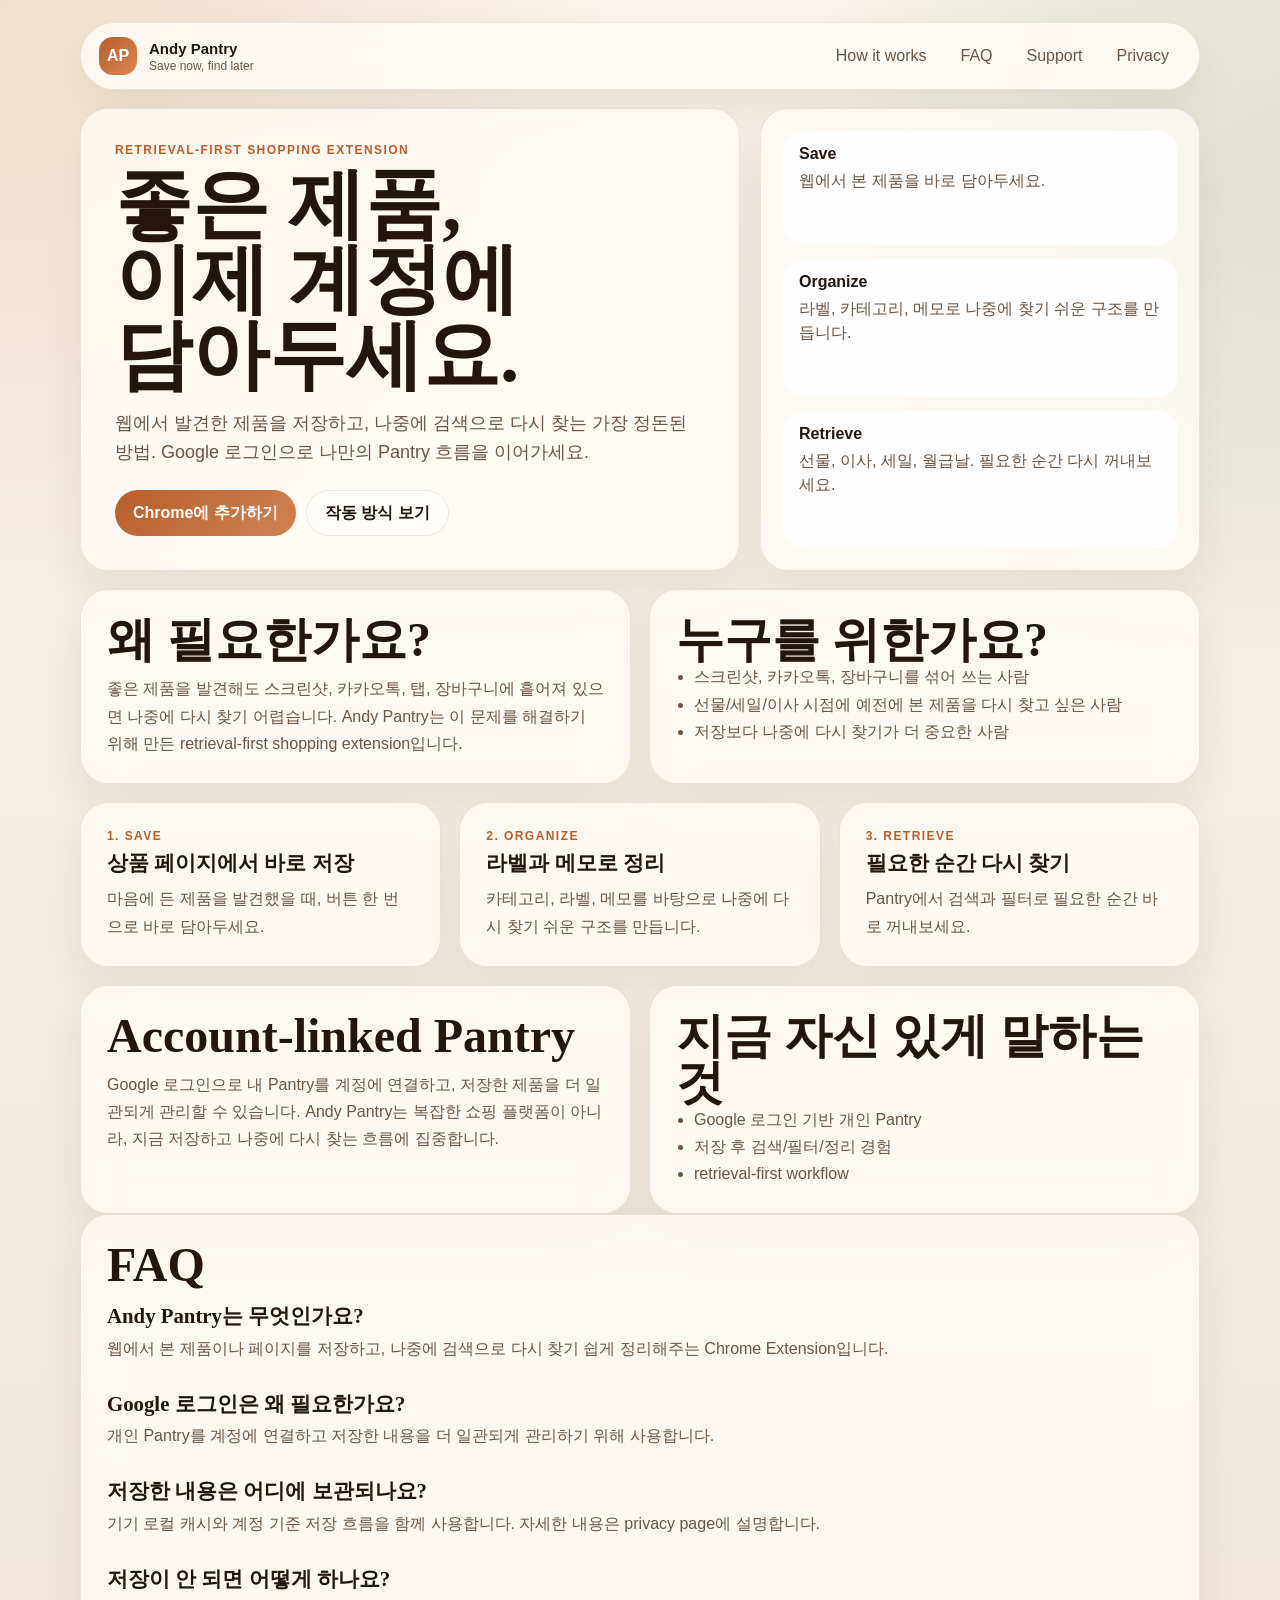
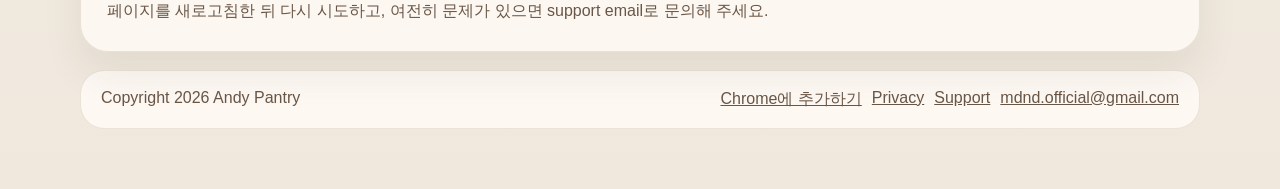
<file: index.html>
<!doctype html>
<html lang="ko">
  <head>
    <meta charset="UTF-8" />
    <meta name="viewport" content="width=device-width, initial-scale=1.0" />
    <title>Andy Pantry | Save now, find later</title>
    <link rel="stylesheet" href="./styles.css" />
    <script defer src="./config.js"></script>
    <script defer src="./app.js"></script>
  </head>
  <body>
    <div class="page-shell">
      <div id="publish-warning" class="publish-warning" hidden>
        Replace the placeholder values in <code>site/config.js</code> before publishing this page.
      </div>

      <header class="topbar">
        <a class="brand" href="./index.html">
          <span class="brand-mark">AP</span>
          <span class="brand-copy">
            <strong id="site-name">Andy Pantry</strong>
            <span>Save now, find later</span>
          </span>
        </a>
        <nav class="topnav">
          <a href="#how">How it works</a>
          <a href="#faq">FAQ</a>
          <a data-link="support" href="./support.html">Support</a>
          <a data-link="privacy" href="./privacy.html">Privacy</a>
        </nav>
      </header>

      <section class="hero">
        <section class="card hero-main">
          <p class="eyebrow">Retrieval-first Shopping Extension</p>
          <h1>좋은 제품, 이제 계정에 담아두세요.</h1>
          <p class="lede">
            웹에서 발견한 제품을 저장하고, 나중에 검색으로 다시 찾는 가장 정돈된 방법.
            Google 로그인으로 나만의 Pantry 흐름을 이어가세요.
          </p>
          <div class="hero-actions">
            <a class="button primary" data-store-link href="#">Chrome에 추가하기</a>
            <a class="button secondary" href="#how">작동 방식 보기</a>
          </div>
        </section>

        <aside class="card hero-side">
          <div class="mini-note">
            <strong>Save</strong>
            <p>웹에서 본 제품을 바로 담아두세요.</p>
          </div>
          <div class="mini-note">
            <strong>Organize</strong>
            <p>라벨, 카테고리, 메모로 나중에 찾기 쉬운 구조를 만듭니다.</p>
          </div>
          <div class="mini-note">
            <strong>Retrieve</strong>
            <p>선물, 이사, 세일, 월급날. 필요한 순간 다시 꺼내보세요.</p>
          </div>
        </aside>
      </section>

      <section class="grid-two">
        <article class="card section-card">
          <h2>왜 필요한가요?</h2>
          <p class="section-copy">
            좋은 제품을 발견해도 스크린샷, 카카오톡, 탭, 장바구니에 흩어져 있으면 나중에 다시 찾기 어렵습니다.
            Andy Pantry는 이 문제를 해결하기 위해 만든 retrieval-first shopping extension입니다.
          </p>
        </article>
        <article class="card section-card">
          <h2>누구를 위한가요?</h2>
          <ul class="list-clean">
            <li>스크린샷, 카카오톡, 장바구니를 섞어 쓰는 사람</li>
            <li>선물/세일/이사 시점에 예전에 본 제품을 다시 찾고 싶은 사람</li>
            <li>저장보다 나중에 다시 찾기가 더 중요한 사람</li>
          </ul>
        </article>
      </section>

      <section id="how" class="grid-three">
        <article class="card section-card">
          <p class="eyebrow">1. Save</p>
          <h3>상품 페이지에서 바로 저장</h3>
          <p class="section-copy">마음에 든 제품을 발견했을 때, 버튼 한 번으로 바로 담아두세요.</p>
        </article>
        <article class="card section-card">
          <p class="eyebrow">2. Organize</p>
          <h3>라벨과 메모로 정리</h3>
          <p class="section-copy">카테고리, 라벨, 메모를 바탕으로 나중에 다시 찾기 쉬운 구조를 만듭니다.</p>
        </article>
        <article class="card section-card">
          <p class="eyebrow">3. Retrieve</p>
          <h3>필요한 순간 다시 찾기</h3>
          <p class="section-copy">Pantry에서 검색과 필터로 필요한 순간 바로 꺼내보세요.</p>
        </article>
      </section>

      <section class="grid-two">
        <article class="card section-card">
          <h2>Account-linked Pantry</h2>
          <p class="section-copy">
            Google 로그인으로 내 Pantry를 계정에 연결하고, 저장한 제품을 더 일관되게 관리할 수 있습니다.
            Andy Pantry는 복잡한 쇼핑 플랫폼이 아니라, 지금 저장하고 나중에 다시 찾는 흐름에 집중합니다.
          </p>
        </article>
        <article class="card section-card">
          <h2>지금 자신 있게 말하는 것</h2>
          <ul class="list-clean">
            <li>Google 로그인 기반 개인 Pantry</li>
            <li>저장 후 검색/필터/정리 경험</li>
            <li>retrieval-first workflow</li>
          </ul>
        </article>
      </section>

      <section id="faq" class="card section-card">
        <h2>FAQ</h2>
        <div class="stack">
          <div class="faq-item">
            <h3>Andy Pantry는 무엇인가요?</h3>
            <p>웹에서 본 제품이나 페이지를 저장하고, 나중에 검색으로 다시 찾기 쉽게 정리해주는 Chrome Extension입니다.</p>
          </div>
          <div class="faq-item">
            <h3>Google 로그인은 왜 필요한가요?</h3>
            <p>개인 Pantry를 계정에 연결하고 저장한 내용을 더 일관되게 관리하기 위해 사용합니다.</p>
          </div>
          <div class="faq-item">
            <h3>저장한 내용은 어디에 보관되나요?</h3>
            <p>기기 로컬 캐시와 계정 기준 저장 흐름을 함께 사용합니다. 자세한 내용은 privacy page에 설명합니다.</p>
          </div>
          <div class="faq-item">
            <h3>저장이 안 되면 어떻게 하나요?</h3>
            <p>페이지를 새로고침한 뒤 다시 시도하고, 여전히 문제가 있으면 support email로 문의해 주세요.</p>
          </div>
        </div>
      </section>

      <footer class="site-footer">
        <p>Copyright <span id="current-year"></span> Andy Pantry</p>
        <nav>
          <a data-store-link href="#">Chrome에 추가하기</a>
          <a data-link="privacy" href="./privacy.html">Privacy</a>
          <a data-link="support" href="./support.html">Support</a>
          <a id="support-email-link" href="#"><span id="support-email-text">[support-email-placeholder]</span></a>
        </nav>
      </footer>
    </div>
  </body>
</html>
</file>
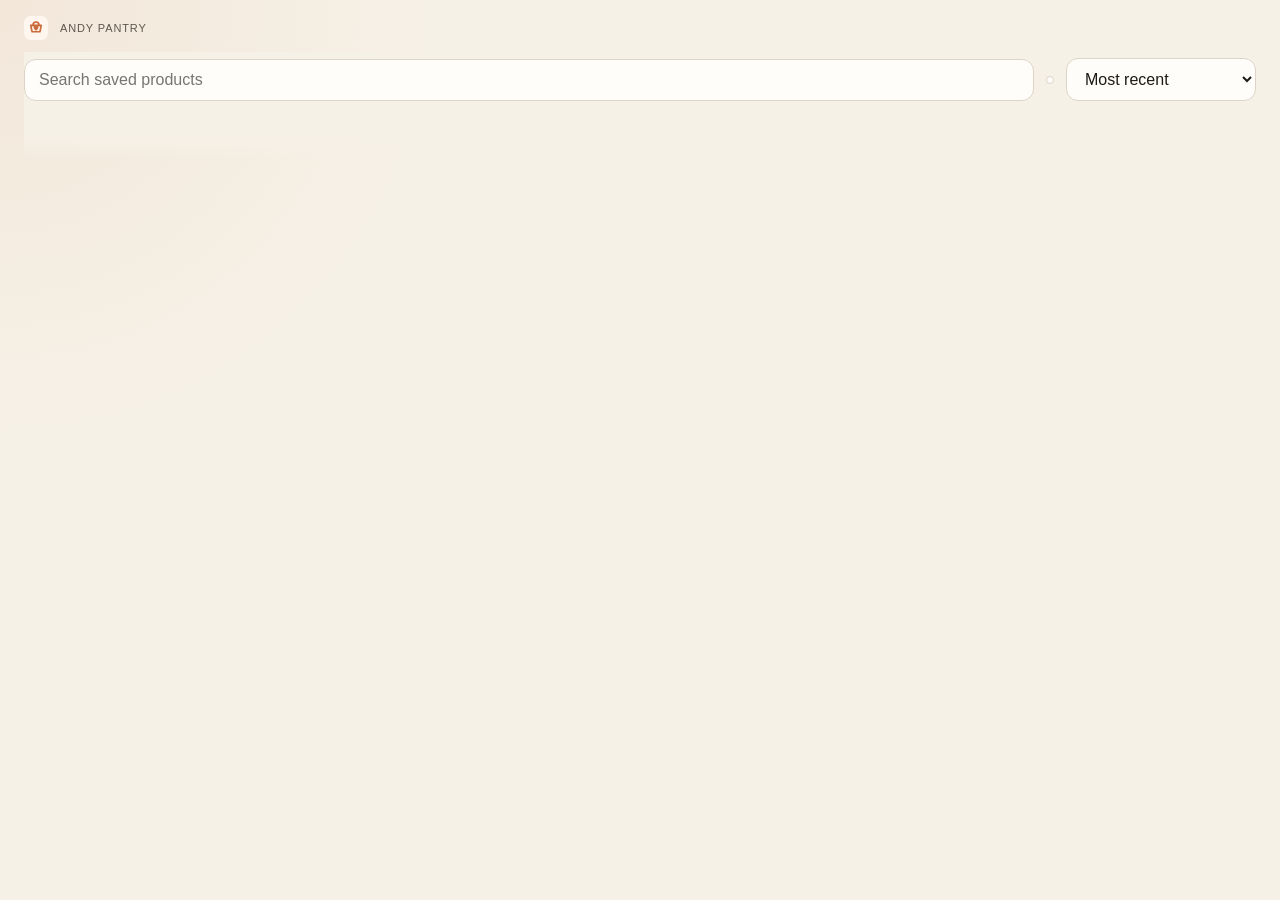
<file: dashboard.html>
<!DOCTYPE html>
<html lang="en">
  <head>
    <meta charset="UTF-8" />
    <meta name="viewport" content="width=device-width, initial-scale=1.0" />
    <title>Andy Pantry Dashboard</title>
    <link rel="icon" type="image/svg+xml" href="./assets/favicon.svg" />
    <link rel="stylesheet" href="./assets/dashboard.css" />
  </head>
  <body>
    <main class="dashboard-shell">
      <header class="hero">
        <div class="brand-lockup">
          <img class="brand-mark" src="./assets/favicon.svg" alt="" />
          <p class="eyebrow">Andy Pantry</p>
        </div>
      </header>

      <section class="toolbar">
        <div class="toolbar-top">
          <input id="search-input" class="search-input" type="search" placeholder="Search saved products" />
          <div id="density-controls" class="density-switch" aria-label="View density"></div>
          <label class="sort-select">
            <select id="sort-select" aria-label="Sort products">
              <option value="recent">Most recent</option>
              <option value="price-desc">Price: high to low</option>
              <option value="price-asc">Price: low to high</option>
            </select>
          </label>
        </div>

        <div class="filter-stack">
          <div id="primary-filter-row-wrapper" class="filter-row-wrapper">
            <div id="primary-filter-strip" class="filter-strip" aria-label="Primary filters"></div>
          </div>
          <div id="category-filter-row-wrapper" class="filter-row-wrapper">
            <div id="category-filter-strip" class="filter-strip" aria-label="Category filters"></div>
          </div>
        </div>
      </section>

      <section id="empty-state" class="empty-state hidden">
        <h2 id="empty-title">Your Pantry is empty.</h2>
        <p id="empty-copy">Start by saving products from pages you already browse.</p>
        <ul id="empty-list">
          <li>Save a fashion item from Musinsa.</li>
          <li>Save a living product from a YouTube find.</li>
          <li>Save a gift candidate to test retrieval later.</li>
        </ul>
      </section>

      <section id="grid" class="card-grid"></section>
    </main>

    <aside id="drawer" class="drawer hidden">
      <div class="drawer-backdrop" data-close-drawer="true"></div>
      <div class="drawer-panel">
        <button class="drawer-close" data-close-drawer="true">Close</button>
        <div id="drawer-content"></div>
      </div>
    </aside>

    <script type="module" src="./dashboard.js"></script>
  </body>
</html>
</file>
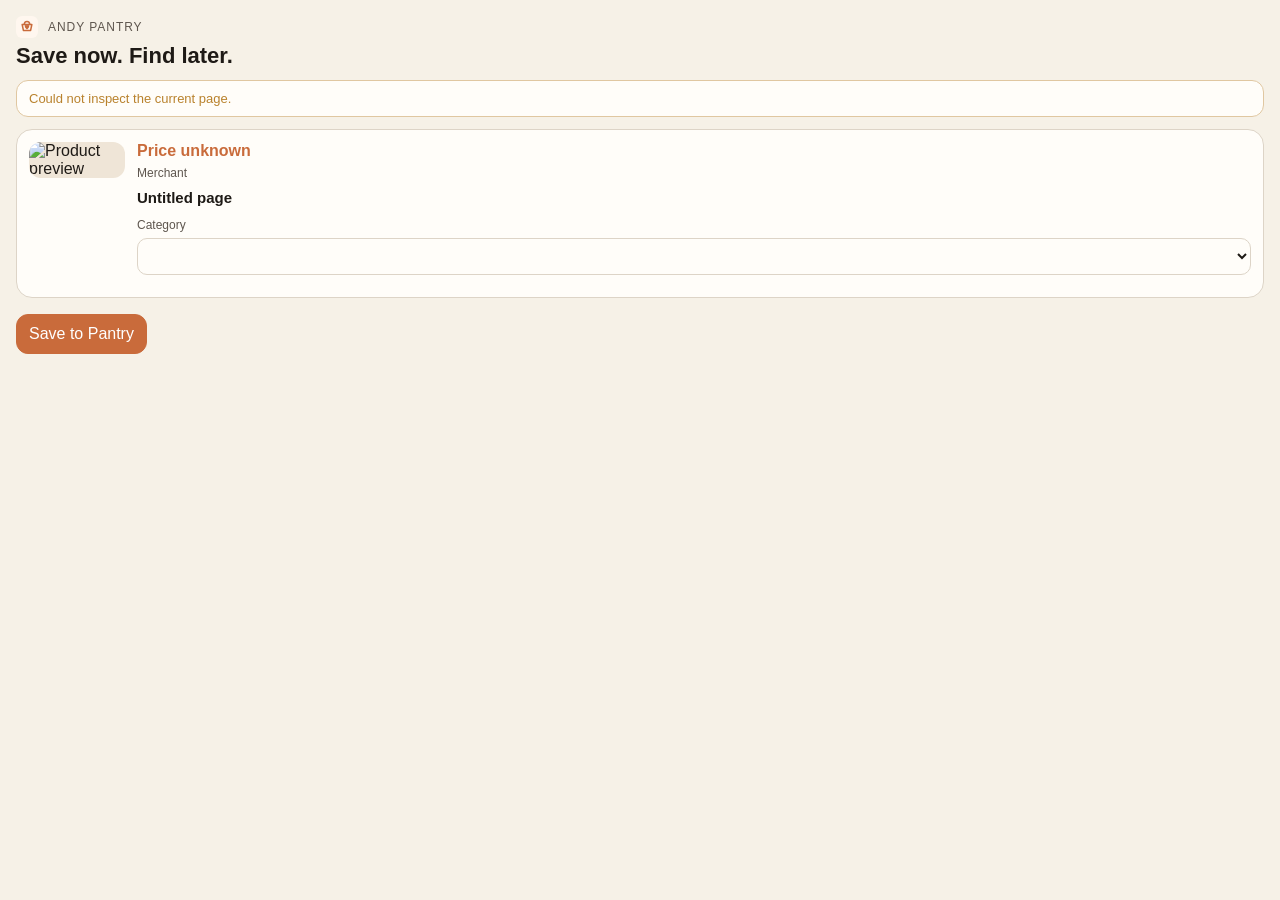
<file: popup.html>
<!DOCTYPE html>
<html lang="en">
  <head>
    <meta charset="UTF-8" />
    <meta name="viewport" content="width=device-width, initial-scale=1.0" />
    <title>Andy Pantry</title>
    <link rel="icon" type="image/svg+xml" href="./assets/favicon.svg" />
    <link rel="stylesheet" href="./assets/popup.css" />
  </head>
  <body>
    <main class="popup-shell">
      <header class="popup-header">
        <div class="brand-lockup">
          <img class="brand-mark" src="./assets/favicon.svg" alt="" />
          <p class="eyebrow">Andy Pantry</p>
        </div>
        <h1>Save now. Find later.</h1>
      </header>

      <section id="status-banner" class="status-banner neutral">
        Loading current page...
      </section>

      <section id="candidate-card" class="candidate-card">
        <div class="candidate-media">
          <img id="candidate-image" alt="Product preview" />
        </div>
        <div class="candidate-body">
          <p id="candidate-price" class="candidate-price">Price unknown</p>
          <p id="candidate-merchant" class="candidate-merchant">Merchant</p>
          <h2 id="candidate-title" class="candidate-title">Untitled page</h2>
          <div class="field-inline">
            <label for="candidate-category-select">Category</label>
            <select id="candidate-category-select" class="category-select"></select>
          </div>
          <div class="chip-row">
            <span id="candidate-tag-1" class="chip subtle hidden"></span>
            <span id="candidate-tag-2" class="chip subtle hidden"></span>
          </div>
        </div>
      </section>

      <section id="unsupported-card" class="unsupported-card hidden">
        <h2 id="unsupported-title">This page is hard to parse.</h2>
        <p id="unsupported-copy">You can still save the link and review it later in Pantry.</p>
      </section>

      <section id="duplicate-note" class="duplicate-note hidden">
        <h2 id="duplicate-title">This item may already be in Pantry.</h2>
        <p id="duplicate-copy">Save again if you still want another entry, or open Pantry to review the existing one.</p>
      </section>

      <footer class="popup-actions">
        <button id="save-button" class="button primary">Save to Pantry</button>
        <button id="open-dashboard-button" class="button secondary hidden">Open Pantry</button>
        <button id="continue-button" class="button ghost hidden">Keep browsing</button>
      </footer>
    </main>

    <script type="module" src="./popup.js"></script>
  </body>
</html>
</file>
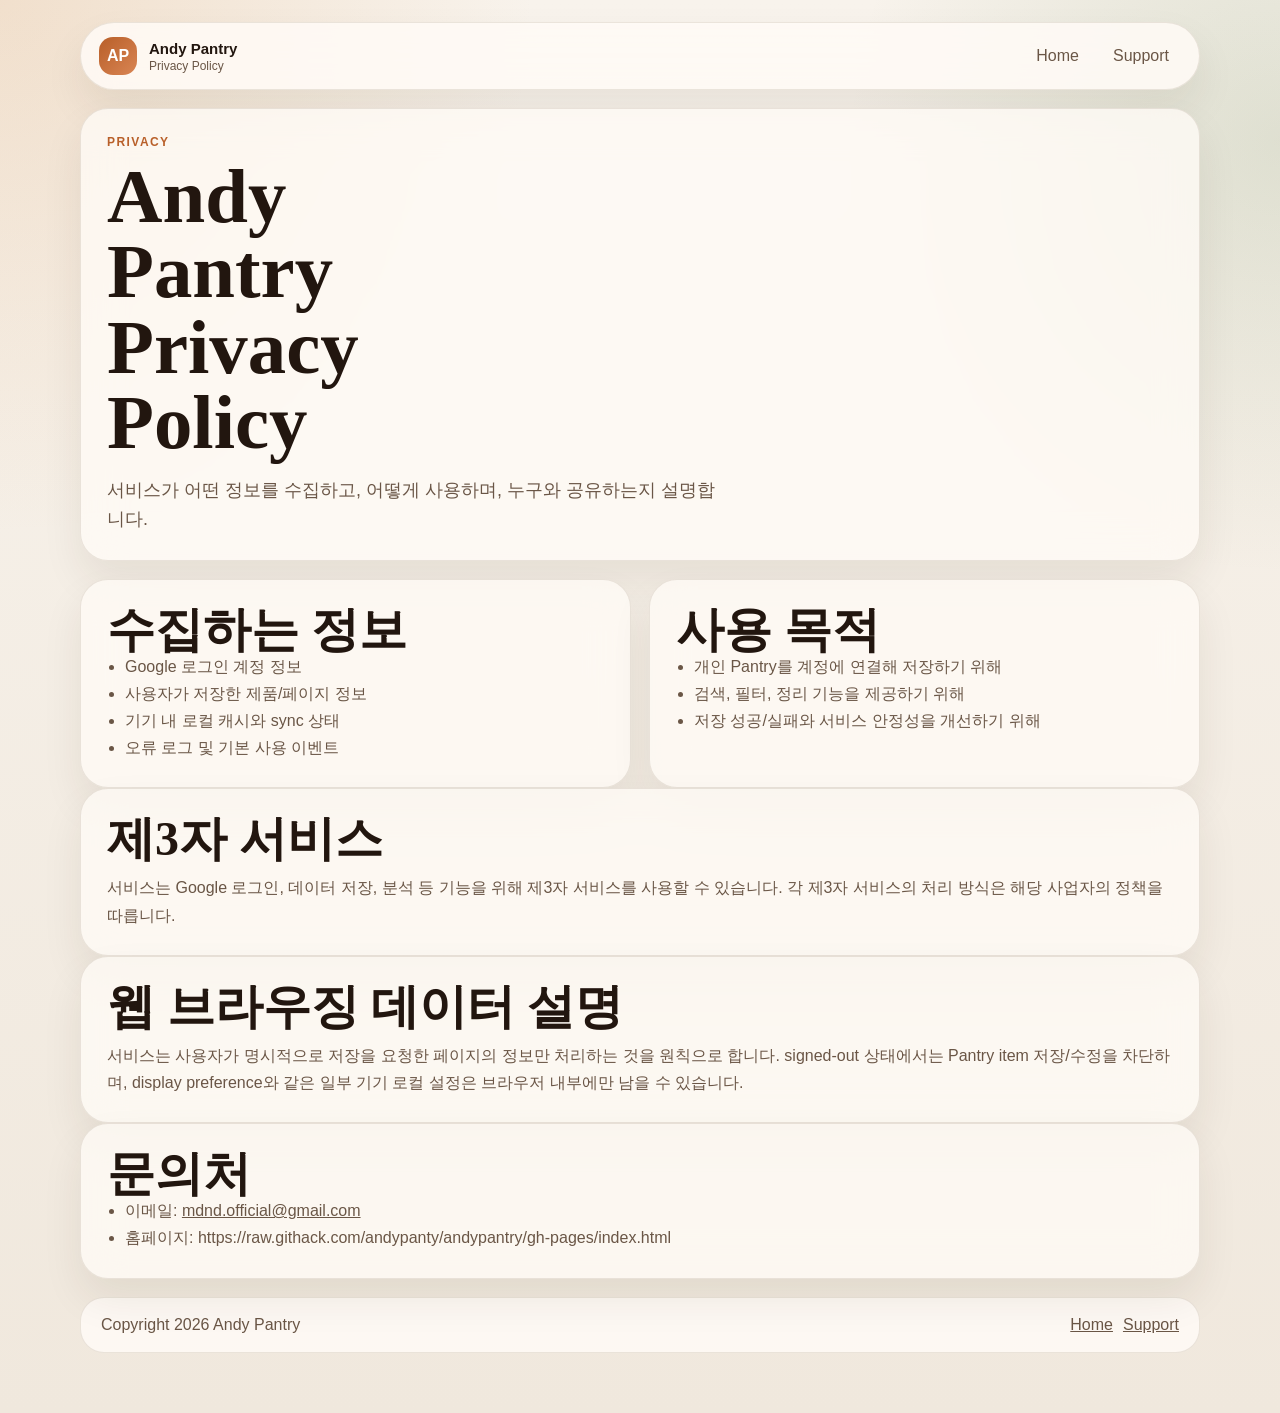
<file: privacy.html>
<!doctype html>
<html lang="ko">
  <head>
    <meta charset="UTF-8" />
    <meta name="viewport" content="width=device-width, initial-scale=1.0" />
    <title>Andy Pantry Privacy Policy</title>
    <link rel="stylesheet" href="./styles.css" />
    <script defer src="./config.js"></script>
    <script defer src="./app.js"></script>
  </head>
  <body>
    <div class="page-shell">
      <div id="publish-warning" class="publish-warning" hidden>
        Replace the placeholder values in <code>site/config.js</code> before publishing this page.
      </div>

      <header class="topbar">
        <a class="brand" href="./index.html">
          <span class="brand-mark">AP</span>
          <span class="brand-copy">
            <strong id="site-name">Andy Pantry</strong>
            <span>Privacy Policy</span>
          </span>
        </a>
        <nav class="topnav">
          <a href="./index.html">Home</a>
          <a data-link="support" href="./support.html">Support</a>
        </nav>
      </header>

      <section class="card section-card">
        <p class="eyebrow">Privacy</p>
        <h1>Andy Pantry Privacy Policy</h1>
        <p class="lede">서비스가 어떤 정보를 수집하고, 어떻게 사용하며, 누구와 공유하는지 설명합니다.</p>
      </section>

      <section class="grid-two">
        <article class="card section-card">
          <h2>수집하는 정보</h2>
          <ul class="list-clean">
            <li>Google 로그인 계정 정보</li>
            <li>사용자가 저장한 제품/페이지 정보</li>
            <li>기기 내 로컬 캐시와 sync 상태</li>
            <li>오류 로그 및 기본 사용 이벤트</li>
          </ul>
        </article>
        <article class="card section-card">
          <h2>사용 목적</h2>
          <ul class="list-clean">
            <li>개인 Pantry를 계정에 연결해 저장하기 위해</li>
            <li>검색, 필터, 정리 기능을 제공하기 위해</li>
            <li>저장 성공/실패와 서비스 안정성을 개선하기 위해</li>
          </ul>
        </article>
      </section>

      <section class="card section-card">
        <h2>제3자 서비스</h2>
        <p class="section-copy">
          서비스는 Google 로그인, 데이터 저장, 분석 등 기능을 위해 제3자 서비스를 사용할 수 있습니다.
          각 제3자 서비스의 처리 방식은 해당 사업자의 정책을 따릅니다.
        </p>
      </section>

      <section class="card section-card">
        <h2>웹 브라우징 데이터 설명</h2>
        <p class="section-copy">
          서비스는 사용자가 명시적으로 저장을 요청한 페이지의 정보만 처리하는 것을 원칙으로 합니다.
          signed-out 상태에서는 Pantry item 저장/수정을 차단하며, display preference와 같은 일부 기기 로컬 설정은 브라우저 내부에만 남을 수 있습니다.
        </p>
      </section>

      <section class="card section-card">
        <h2>문의처</h2>
        <ul class="list-clean">
          <li>이메일: <a id="support-email-link" href="#"><span id="support-email-text">[support-email-placeholder]</span></a></li>
          <li>홈페이지: <span id="homepage-url-text">[homepage-url-placeholder]</span></li>
        </ul>
      </section>

      <footer class="site-footer">
        <p>Copyright <span id="current-year"></span> Andy Pantry</p>
        <nav>
          <a href="./index.html">Home</a>
          <a href="./support.html">Support</a>
        </nav>
      </footer>
    </div>
  </body>
</html>
</file>
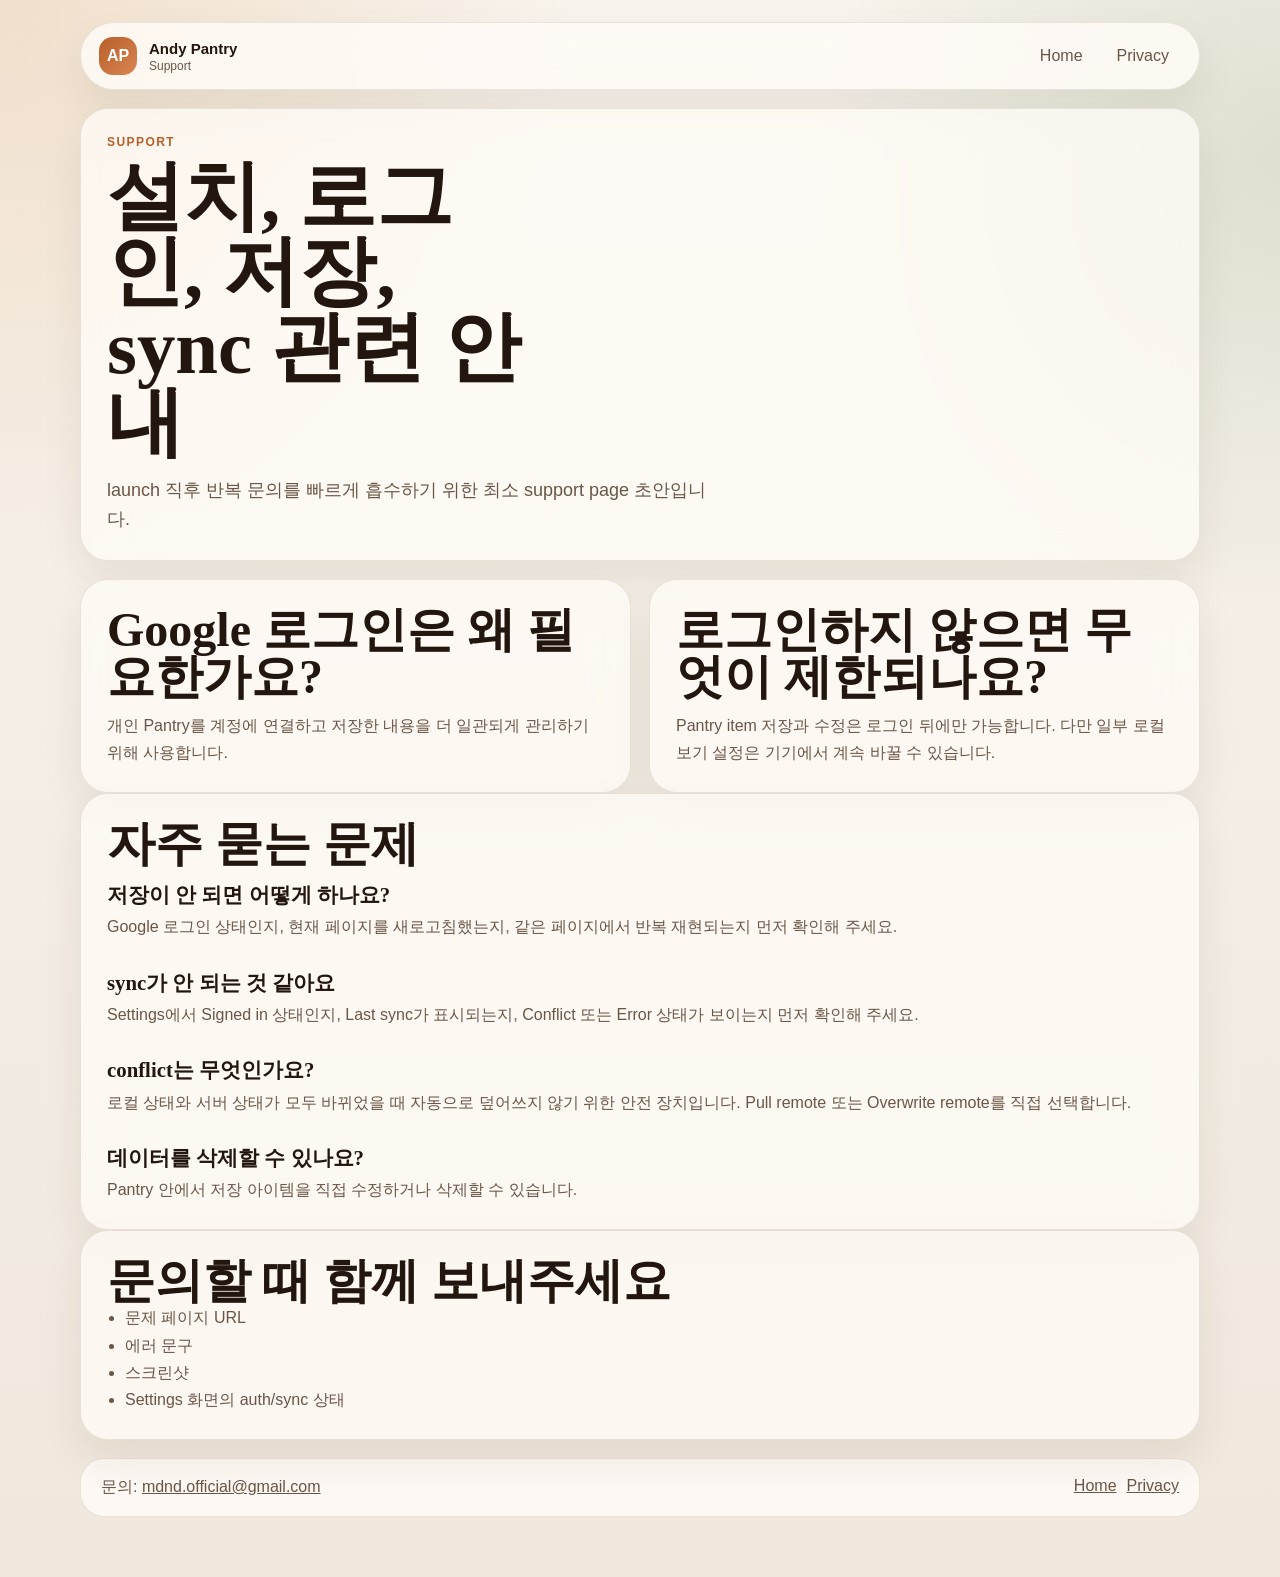
<file: support.html>
<!doctype html>
<html lang="ko">
  <head>
    <meta charset="UTF-8" />
    <meta name="viewport" content="width=device-width, initial-scale=1.0" />
    <title>Andy Pantry Support</title>
    <link rel="stylesheet" href="./styles.css" />
    <script defer src="./config.js"></script>
    <script defer src="./app.js"></script>
  </head>
  <body>
    <div class="page-shell">
      <div id="publish-warning" class="publish-warning" hidden>
        Replace the placeholder values in <code>site/config.js</code> before publishing this page.
      </div>

      <header class="topbar">
        <a class="brand" href="./index.html">
          <span class="brand-mark">AP</span>
          <span class="brand-copy">
            <strong id="site-name">Andy Pantry</strong>
            <span>Support</span>
          </span>
        </a>
        <nav class="topnav">
          <a href="./index.html">Home</a>
          <a data-link="privacy" href="./privacy.html">Privacy</a>
        </nav>
      </header>

      <section class="card section-card">
        <p class="eyebrow">Support</p>
        <h1>설치, 로그인, 저장, sync 관련 안내</h1>
        <p class="lede">launch 직후 반복 문의를 빠르게 흡수하기 위한 최소 support page 초안입니다.</p>
      </section>

      <section class="grid-two">
        <article class="card section-card">
          <h2>Google 로그인은 왜 필요한가요?</h2>
          <p class="section-copy">개인 Pantry를 계정에 연결하고 저장한 내용을 더 일관되게 관리하기 위해 사용합니다.</p>
        </article>
        <article class="card section-card">
          <h2>로그인하지 않으면 무엇이 제한되나요?</h2>
          <p class="section-copy">Pantry item 저장과 수정은 로그인 뒤에만 가능합니다. 다만 일부 로컬 보기 설정은 기기에서 계속 바꿀 수 있습니다.</p>
        </article>
      </section>

      <section class="card section-card">
        <h2>자주 묻는 문제</h2>
        <div class="stack">
          <div class="faq-item">
            <h3>저장이 안 되면 어떻게 하나요?</h3>
            <p>Google 로그인 상태인지, 현재 페이지를 새로고침했는지, 같은 페이지에서 반복 재현되는지 먼저 확인해 주세요.</p>
          </div>
          <div class="faq-item">
            <h3>sync가 안 되는 것 같아요</h3>
            <p>Settings에서 Signed in 상태인지, Last sync가 표시되는지, Conflict 또는 Error 상태가 보이는지 먼저 확인해 주세요.</p>
          </div>
          <div class="faq-item">
            <h3>conflict는 무엇인가요?</h3>
            <p>로컬 상태와 서버 상태가 모두 바뀌었을 때 자동으로 덮어쓰지 않기 위한 안전 장치입니다. Pull remote 또는 Overwrite remote를 직접 선택합니다.</p>
          </div>
          <div class="faq-item">
            <h3>데이터를 삭제할 수 있나요?</h3>
            <p>Pantry 안에서 저장 아이템을 직접 수정하거나 삭제할 수 있습니다.</p>
          </div>
        </div>
      </section>

      <section class="card section-card">
        <h2>문의할 때 함께 보내주세요</h2>
        <ul class="list-clean">
          <li>문제 페이지 URL</li>
          <li>에러 문구</li>
          <li>스크린샷</li>
          <li>Settings 화면의 auth/sync 상태</li>
        </ul>
      </section>

      <footer class="site-footer">
        <p>문의: <a id="support-email-link" href="#"><span id="support-email-text">[support-email-placeholder]</span></a></p>
        <nav>
          <a href="./index.html">Home</a>
          <a data-link="privacy" href="./privacy.html">Privacy</a>
        </nav>
      </footer>
    </div>
  </body>
</html>
</file>
<file: styles.css>
:root {
  --bg: #f5efe6;
  --surface: rgba(255, 251, 246, 0.78);
  --surface-strong: rgba(255, 255, 255, 0.92);
  --border: rgba(117, 91, 63, 0.14);
  --ink: #22160f;
  --muted: #6a5646;
  --accent: #b85f29;
  --accent-soft: #f3d2bb;
  --moss: #5f7f4a;
  --shadow: 0 20px 40px rgba(53, 33, 18, 0.08);
  --radius-xl: 28px;
  --radius-lg: 20px;
  --content-width: 1120px;
}

* {
  box-sizing: border-box;
}

html {
  scroll-behavior: smooth;
}

body {
  margin: 0;
  min-height: 100vh;
  color: var(--ink);
  font-family: "Avenir Next", "Trebuchet MS", "Segoe UI", sans-serif;
  background:
    radial-gradient(circle at 0% 0%, rgba(216, 154, 92, 0.22), transparent 28%),
    radial-gradient(circle at 100% 10%, rgba(95, 127, 74, 0.16), transparent 24%),
    linear-gradient(180deg, #f8f3ec 0%, #f0e8dd 100%);
}

a {
  color: inherit;
}

.page-shell {
  width: min(var(--content-width), calc(100% - 32px));
  margin: 0 auto;
  padding: 22px 0 60px;
}

.publish-warning {
  margin-bottom: 14px;
  padding: 12px 14px;
  border: 1px solid rgba(184, 95, 41, 0.22);
  border-radius: 18px;
  background: rgba(255, 244, 235, 0.92);
  color: #8c4e28;
  font-size: 14px;
}

.topbar {
  display: flex;
  align-items: center;
  justify-content: space-between;
  gap: 16px;
  margin-bottom: 18px;
  padding: 14px 18px;
  border: 1px solid var(--border);
  border-radius: 999px;
  background: rgba(255, 251, 246, 0.86);
  backdrop-filter: blur(16px);
  box-shadow: var(--shadow);
}

.brand {
  display: inline-flex;
  align-items: center;
  gap: 12px;
  text-decoration: none;
}

.brand-mark {
  display: inline-grid;
  place-items: center;
  width: 38px;
  height: 38px;
  border-radius: 14px;
  background: linear-gradient(135deg, var(--accent), #d98553);
  color: white;
  font-weight: 800;
}

.brand-copy {
  display: grid;
  gap: 2px;
}

.brand-copy strong {
  font-size: 15px;
}

.brand-copy span {
  color: var(--muted);
  font-size: 12px;
}

.topnav {
  display: inline-flex;
  flex-wrap: wrap;
  gap: 10px;
}

.topnav a {
  padding: 10px 12px;
  border-radius: 999px;
  text-decoration: none;
  color: var(--muted);
}

.topnav a:hover {
  background: rgba(95, 127, 74, 0.1);
  color: var(--ink);
}

.hero {
  display: grid;
  grid-template-columns: minmax(0, 1.2fr) minmax(280px, 0.8fr);
  gap: 20px;
  margin-bottom: 18px;
}

.card {
  border: 1px solid var(--border);
  border-radius: var(--radius-xl);
  background: var(--surface);
  backdrop-filter: blur(20px);
  box-shadow: var(--shadow);
}

.hero-main {
  padding: 34px;
}

.eyebrow {
  margin: 0 0 10px;
  color: var(--accent);
  font-size: 12px;
  font-weight: 800;
  letter-spacing: 0.12em;
  text-transform: uppercase;
}

h1,
h2,
h3 {
  margin: 0;
  font-family: "Iowan Old Style", "Palatino Linotype", "Book Antiqua", Georgia, serif;
  line-height: 0.98;
}

h1 {
  max-width: 11ch;
  font-size: clamp(2.8rem, 6vw, 5.4rem);
}

h2 {
  font-size: clamp(2rem, 4vw, 3rem);
}

h3 {
  font-size: 1.3rem;
}

.lede {
  max-width: 62ch;
  margin: 16px 0 0;
  color: var(--muted);
  font-size: 18px;
  line-height: 1.6;
}

.hero-actions {
  display: flex;
  flex-wrap: wrap;
  gap: 10px;
  margin-top: 24px;
}

.button {
  display: inline-flex;
  align-items: center;
  justify-content: center;
  min-height: 46px;
  padding: 0 18px;
  border-radius: 999px;
  text-decoration: none;
  font-weight: 700;
}

.button.primary {
  background: linear-gradient(135deg, var(--accent), #ce8352);
  color: white;
}

.button.secondary {
  border: 1px solid var(--border);
  background: rgba(255, 255, 255, 0.62);
  color: var(--ink);
}

.hero-side {
  display: grid;
  gap: 14px;
  padding: 22px;
}

.mini-note {
  padding: 14px 16px;
  border-radius: var(--radius-lg);
  background: var(--surface-strong);
}

.mini-note strong {
  display: block;
  margin-bottom: 6px;
}

.mini-note p {
  margin: 0;
  color: var(--muted);
  line-height: 1.5;
}

.grid-two,
.grid-three {
  display: grid;
  gap: 18px;
  margin-top: 18px;
}

.grid-two {
  grid-template-columns: repeat(2, minmax(0, 1fr));
}

.grid-three {
  grid-template-columns: repeat(3, minmax(0, 1fr));
}

.section-card {
  padding: 26px;
}

.section-copy {
  margin: 12px 0 0;
  color: var(--muted);
  line-height: 1.7;
}

.stack {
  display: grid;
  gap: 14px;
  margin-top: 18px;
}

.list-clean {
  margin: 0;
  padding-left: 18px;
  color: var(--muted);
  line-height: 1.7;
}

.faq-item + .faq-item {
  margin-top: 18px;
}

.faq-item p {
  margin: 8px 0 0;
  color: var(--muted);
  line-height: 1.7;
}

.site-footer {
  display: flex;
  flex-wrap: wrap;
  justify-content: space-between;
  gap: 12px;
  margin-top: 18px;
  padding: 18px 20px;
  border: 1px solid var(--border);
  border-radius: 24px;
  background: rgba(255, 251, 246, 0.86);
}

.site-footer p {
  margin: 0;
  color: var(--muted);
}

.site-footer nav {
  display: inline-flex;
  flex-wrap: wrap;
  gap: 10px;
}

.site-footer nav a {
  color: var(--muted);
}

@media (max-width: 920px) {
  .hero,
  .grid-two,
  .grid-three {
    grid-template-columns: 1fr;
  }

  .topbar {
    border-radius: 28px;
    align-items: flex-start;
  }

  .topnav {
    width: 100%;
  }
}
</file>
<file: assets/dashboard.css>
:root {
  --bg: #f6f1e7;
  --surface: #fffdf9;
  --surface-strong: #ffffff;
  --ink: #1e1a16;
  --ink-soft: #5e564e;
  --line: #ddd4c7;
  --accent-primary: #c96b3b;
  --accent-secondary: #879c7a;
  --accent-info: #6b8cae;
  --accent-gift: #d4a843;
  --shadow-soft: 0 18px 40px rgba(56, 44, 30, 0.08);
  --card-min-width: 200px;
}

* {
  box-sizing: border-box;
}

body {
  margin: 0;
  min-height: 100vh;
  background:
    radial-gradient(circle at top left, rgba(201, 107, 59, 0.08), transparent 28%),
    var(--bg);
  color: var(--ink);
  font-family: -apple-system, BlinkMacSystemFont, "Segoe UI", sans-serif;
}

img {
  display: block;
}

.dashboard-shell {
  max-width: 1440px;
  margin: 0 auto;
  padding: 16px 24px 24px;
}

.hero {
  margin-bottom: 8px;
}

.brand-lockup {
  display: inline-flex;
  align-items: center;
  gap: 12px;
}

.brand-mark {
  width: 24px;
  height: 24px;
  flex: none;
}

.eyebrow {
  margin: 0;
  color: var(--ink-soft);
  font-size: 11px;
  text-transform: uppercase;
  letter-spacing: 0.08em;
}

.toolbar {
  position: sticky;
  top: 0;
  z-index: 2;
  padding: 6px 0 10px;
  background: linear-gradient(var(--bg), var(--bg) 78%, rgba(246, 241, 231, 0));
}

.toolbar-top {
  display: flex;
  gap: 12px;
  align-items: center;
}

.density-switch {
  display: inline-flex;
  gap: 6px;
  flex: none;
  padding: 3px;
  border: 1px solid var(--line);
  border-radius: 14px;
  background: var(--surface);
}

.density-button {
  appearance: none;
  display: inline-flex;
  align-items: center;
  justify-content: center;
  border: 0;
  border-radius: 10px;
  width: 38px;
  height: 38px;
  background: transparent;
  color: var(--ink-soft);
  font: inherit;
  font-size: 16px;
  cursor: pointer;
}

.density-button.active {
  background: color-mix(in srgb, var(--accent-primary) 14%, white);
  color: var(--ink);
  font-weight: 600;
}

.search-input,
.sort-select select,
.field textarea,
.field select {
  width: 100%;
  border: 1px solid var(--line);
  border-radius: 12px;
  padding: 11px 14px;
  background: var(--surface);
  font: inherit;
  color: var(--ink);
}

.search-input {
  flex: 1 1 auto;
  min-width: 0;
}

.sort-select {
  flex: none;
  min-width: 190px;
}

.filter-stack {
  display: grid;
  gap: 8px;
  margin-top: 8px;
}

.filter-strip {
  display: flex;
  gap: 8px;
  align-items: center;
  flex-wrap: nowrap;
  overflow-x: auto;
  margin-top: 8px;
  padding: 2px 0 6px;
  scrollbar-width: none;
}

.filter-strip::-webkit-scrollbar {
  display: none;
}

.filter-row-wrapper {
  position: relative;
}

.filter-row-wrapper::after {
  content: '';
  position: absolute;
  top: 0;
  right: 0;
  width: 48px;
  height: 100%;
  background: linear-gradient(to right, rgba(246, 241, 231, 0), var(--bg));
  opacity: 0;
  pointer-events: none;
  transition: opacity 140ms ease;
}

.filter-row-wrapper.has-overflow:not(.is-end)::after {
  opacity: 1;
}

.filter-gap {
  flex: none;
  width: 18px;
}

.chip {
  appearance: none;
  flex: none;
  display: inline-flex;
  align-items: center;
  gap: 8px;
  border: 1px solid var(--line);
  border-radius: 999px;
  background: var(--surface);
  padding: 8px 12px;
  color: var(--ink-soft);
  font: inherit;
  cursor: pointer;
}

.chip.active {
  background: color-mix(in srgb, var(--chip-accent, var(--accent-primary)) 16%, white);
  border-color: color-mix(in srgb, var(--chip-accent, var(--accent-primary)) 42%, white);
  color: var(--ink);
}

.chip-text {
  white-space: nowrap;
}

.count-badge {
  display: inline-flex;
  align-items: center;
  justify-content: center;
  min-width: 24px;
  padding: 2px 7px;
  border-radius: 999px;
  background: rgba(255, 255, 255, 0.75);
  color: var(--ink-soft);
  font-size: 11px;
  font-weight: 600;
}

.card-grid {
  display: grid;
  grid-template-columns: repeat(auto-fill, minmax(min(100%, var(--card-min-width)), 1fr));
  gap: 16px;
}

.card {
  border: 1px solid var(--line);
  border-radius: 18px;
  background: var(--surface);
  overflow: hidden;
  cursor: pointer;
  box-shadow: var(--shadow-soft);
  transition: transform 160ms ease, box-shadow 160ms ease, border-color 160ms ease;
}

.card:hover {
  transform: translateY(-2px);
  border-color: color-mix(in srgb, var(--accent-primary) 32%, white);
}

.card-image {
  width: 100%;
  aspect-ratio: 1 / 1;
  object-fit: cover;
  background: linear-gradient(180deg, #f3ebdf, #efe5d7);
}

.card-body {
  padding: 12px 12px 14px;
}

.card-price {
  margin: 0;
  color: var(--accent-primary);
  font-weight: 700;
  font-size: 18px;
}

.card-price-row {
  display: flex;
  align-items: baseline;
  gap: 8px;
  flex-wrap: wrap;
}

.card-price-initial {
  color: var(--ink-soft);
  font-size: 12px;
  text-decoration: line-through;
}

.card-price-change {
  margin: 6px 0 0;
  font-size: 11px;
  font-weight: 700;
}

.card-price-change-down {
  color: var(--accent-secondary);
}

.card-price-change-up {
  color: #b05d37;
}

.card-label-row {
  display: flex;
  flex-wrap: wrap;
  gap: 8px;
  margin-top: 8px;
}

.card-label {
  display: inline-flex;
  align-items: center;
  gap: 6px;
  padding: 5px 10px;
  border-radius: 999px;
  font-size: 11px;
  font-weight: 600;
}

.card-label-wishlist {
  background: color-mix(in srgb, var(--accent-secondary) 18%, white);
  color: #42503d;
}

.card-label-gift {
  background: color-mix(in srgb, var(--accent-gift) 18%, white);
  color: #795a11;
}

.card-label-bookmark {
  background: color-mix(in srgb, var(--accent-info) 18%, white);
  color: #39536b;
}

.card-flag {
  display: inline-flex;
  align-items: center;
  padding: 5px 10px;
  border-radius: 999px;
  background: #f5ecdb;
  color: #9b6a17;
  font-size: 11px;
  font-weight: 600;
}

.card-title {
  margin: 10px 0 6px;
  font-size: 14px;
  line-height: 1.3;
  display: -webkit-box;
  overflow: hidden;
  -webkit-box-orient: vertical;
  -webkit-line-clamp: 2;
}

.card-meta {
  margin: 0;
  color: var(--ink-soft);
  font-size: 12px;
}

.card-divider {
  height: 1px;
  margin-top: 10px;
  background: var(--line);
}

.tag-row {
  display: flex;
  flex-wrap: wrap;
  gap: 6px;
  margin-top: 10px;
}

.tag-chip {
  display: inline-flex;
  align-items: center;
  padding: 4px 8px;
  border-radius: 999px;
  background: #f2ece2;
  color: var(--ink-soft);
  font-size: 11px;
}

.empty-state {
  margin-top: 24px;
  padding: 24px;
  border: 1px solid var(--line);
  border-radius: 16px;
  background: var(--surface);
  box-shadow: var(--shadow-soft);
}

.drawer.hidden,
.hidden {
  display: none !important;
}

.drawer {
  position: fixed;
  inset: 0;
  z-index: 10;
}

.drawer-backdrop {
  position: absolute;
  inset: 0;
  background: rgba(30, 26, 22, 0.25);
}

.drawer-panel {
  position: absolute;
  top: 0;
  right: 0;
  width: min(420px, 100%);
  height: 100%;
  padding: 20px;
  background: var(--surface);
  border-left: 1px solid var(--line);
  overflow: auto;
  box-shadow: -24px 0 48px rgba(30, 26, 22, 0.12);
}

.drawer-close {
  appearance: none;
  border: 1px solid var(--line);
  border-radius: 10px;
  background: transparent;
  padding: 8px 10px;
  cursor: pointer;
}

.drawer-image {
  width: 100%;
  aspect-ratio: 1 / 1;
  object-fit: cover;
  border-radius: 16px;
  background: linear-gradient(180deg, #f3ebdf, #efe5d7);
  margin-top: 14px;
}

.drawer-label-row {
  display: flex;
  gap: 8px;
  flex-wrap: wrap;
  margin-top: 14px;
}

.drawer-status {
  display: inline-flex;
  align-items: center;
  padding: 5px 10px;
  border-radius: 999px;
  background: #f2ece2;
  color: var(--ink-soft);
  font-size: 11px;
  font-weight: 600;
}

.drawer-meta {
  color: var(--ink-soft);
}

.field {
  margin-top: 14px;
}

.field label {
  display: block;
  margin-bottom: 6px;
  color: var(--ink-soft);
  font-size: 12px;
}

.drawer-actions {
  display: flex;
  gap: 8px;
  margin-top: 18px;
}

.btn {
  appearance: none;
  border: 1px solid var(--line);
  border-radius: 12px;
  padding: 10px 12px;
  background: var(--surface);
  cursor: pointer;
}

.btn.primary {
  background: var(--accent-primary);
  border-color: var(--accent-primary);
  color: white;
}

.btn.warn {
  color: #8b4c13;
}

@media (max-width: 960px) {
  .toolbar-top {
    flex-wrap: wrap;
    align-items: stretch;
  }
}

@media (max-width: 720px) {
  .dashboard-shell {
    padding: 14px 16px 20px;
  }

  .brand-mark {
    width: 22px;
    height: 22px;
  }

  .toolbar-top {
    gap: 8px;
  }

  .density-switch {
    order: 2;
  }

  .sort-select {
    order: 3;
    min-width: 150px;
  }
}

.btn.secondary-tone {
  color: #5e564e;
}
</file>
<file: assets/popup.css>
:root {
  --bg: #f6f1e7;
  --surface: #fffdf9;
  --ink: #1e1a16;
  --ink-soft: #5e564e;
  --line: #ddd4c7;
  --accent-primary: #c96b3b;
  --accent-secondary: #879c7a;
  --accent-info: #386fa4;
  --accent-warning: #b9822d;
}

* {
  box-sizing: border-box;
}

body {
  margin: 0;
  min-width: 360px;
  background: var(--bg);
  color: var(--ink);
  font-family: -apple-system, BlinkMacSystemFont, "Segoe UI", sans-serif;
}

.popup-shell {
  padding: 16px;
}

.brand-lockup {
  display: inline-flex;
  align-items: center;
  gap: 10px;
  margin-bottom: 6px;
}

.brand-mark {
  width: 22px;
  height: 22px;
  flex: none;
}

.popup-header h1 {
  margin: 0;
  font-size: 22px;
  line-height: 1.1;
}

.eyebrow {
  margin: 0;
  color: var(--ink-soft);
  font-size: 12px;
  text-transform: uppercase;
  letter-spacing: 0.08em;
}

.status-banner {
  margin-top: 12px;
  padding: 10px 12px;
  border: 1px solid var(--line);
  border-radius: 12px;
  background: var(--surface);
  color: var(--ink-soft);
  font-size: 13px;
}

.status-banner.success {
  border-color: color-mix(in srgb, var(--accent-secondary) 45%, white);
  color: var(--accent-secondary);
}

.status-banner.warning {
  border-color: color-mix(in srgb, var(--accent-warning) 45%, white);
  color: var(--accent-warning);
}

.candidate-card,
.unsupported-card,
.duplicate-note {
  display: grid;
  grid-template-columns: 96px 1fr;
  gap: 12px;
  margin-top: 12px;
  padding: 12px;
  border: 1px solid var(--line);
  border-radius: 16px;
  background: var(--surface);
}

.unsupported-card {
  display: block;
}

.duplicate-note {
  display: block;
  border-color: color-mix(in srgb, var(--accent-warning) 35%, white);
  color: var(--accent-warning);
}

.duplicate-note h2,
.duplicate-note p {
  margin: 0;
}

.duplicate-note p {
  margin-top: 6px;
  color: var(--ink-soft);
}

.candidate-media img {
  width: 96px;
  height: 120px;
  object-fit: cover;
  border-radius: 12px;
  background: #efe5d7;
}

.candidate-price {
  margin: 0;
  color: var(--accent-primary);
  font-weight: 700;
}

.candidate-merchant {
  margin: 6px 0 0;
  color: var(--ink-soft);
  font-size: 12px;
}

.candidate-title {
  margin: 8px 0;
  font-size: 15px;
  line-height: 1.3;
}

.field-inline {
  margin: 10px 0;
}

.field-inline label {
  display: block;
  margin-bottom: 6px;
  color: var(--ink-soft);
  font-size: 12px;
}

.category-select {
  width: 100%;
  border: 1px solid var(--line);
  border-radius: 10px;
  padding: 8px 10px;
  background: var(--surface);
  font: inherit;
  color: var(--ink);
}

.chip-row {
  display: flex;
  flex-wrap: wrap;
  gap: 6px;
}

.chip {
  display: inline-flex;
  align-items: center;
  padding: 4px 8px;
  border-radius: 999px;
  background: color-mix(in srgb, var(--accent-primary) 12%, white);
  color: var(--ink);
  font-size: 11px;
}

.chip.subtle {
  background: #f2ece2;
  color: var(--ink-soft);
}

.popup-actions {
  display: flex;
  flex-wrap: wrap;
  gap: 8px;
  margin-top: 16px;
}

.button {
  appearance: none;
  border: 1px solid var(--line);
  border-radius: 12px;
  padding: 10px 12px;
  font: inherit;
  cursor: pointer;
}

.button.primary {
  background: var(--accent-primary);
  border-color: var(--accent-primary);
  color: white;
}

.button.secondary {
  background: var(--surface);
  color: var(--ink);
}

.button.ghost {
  background: transparent;
  color: var(--ink-soft);
}

.hidden {
  display: none !important;
}
</file>
